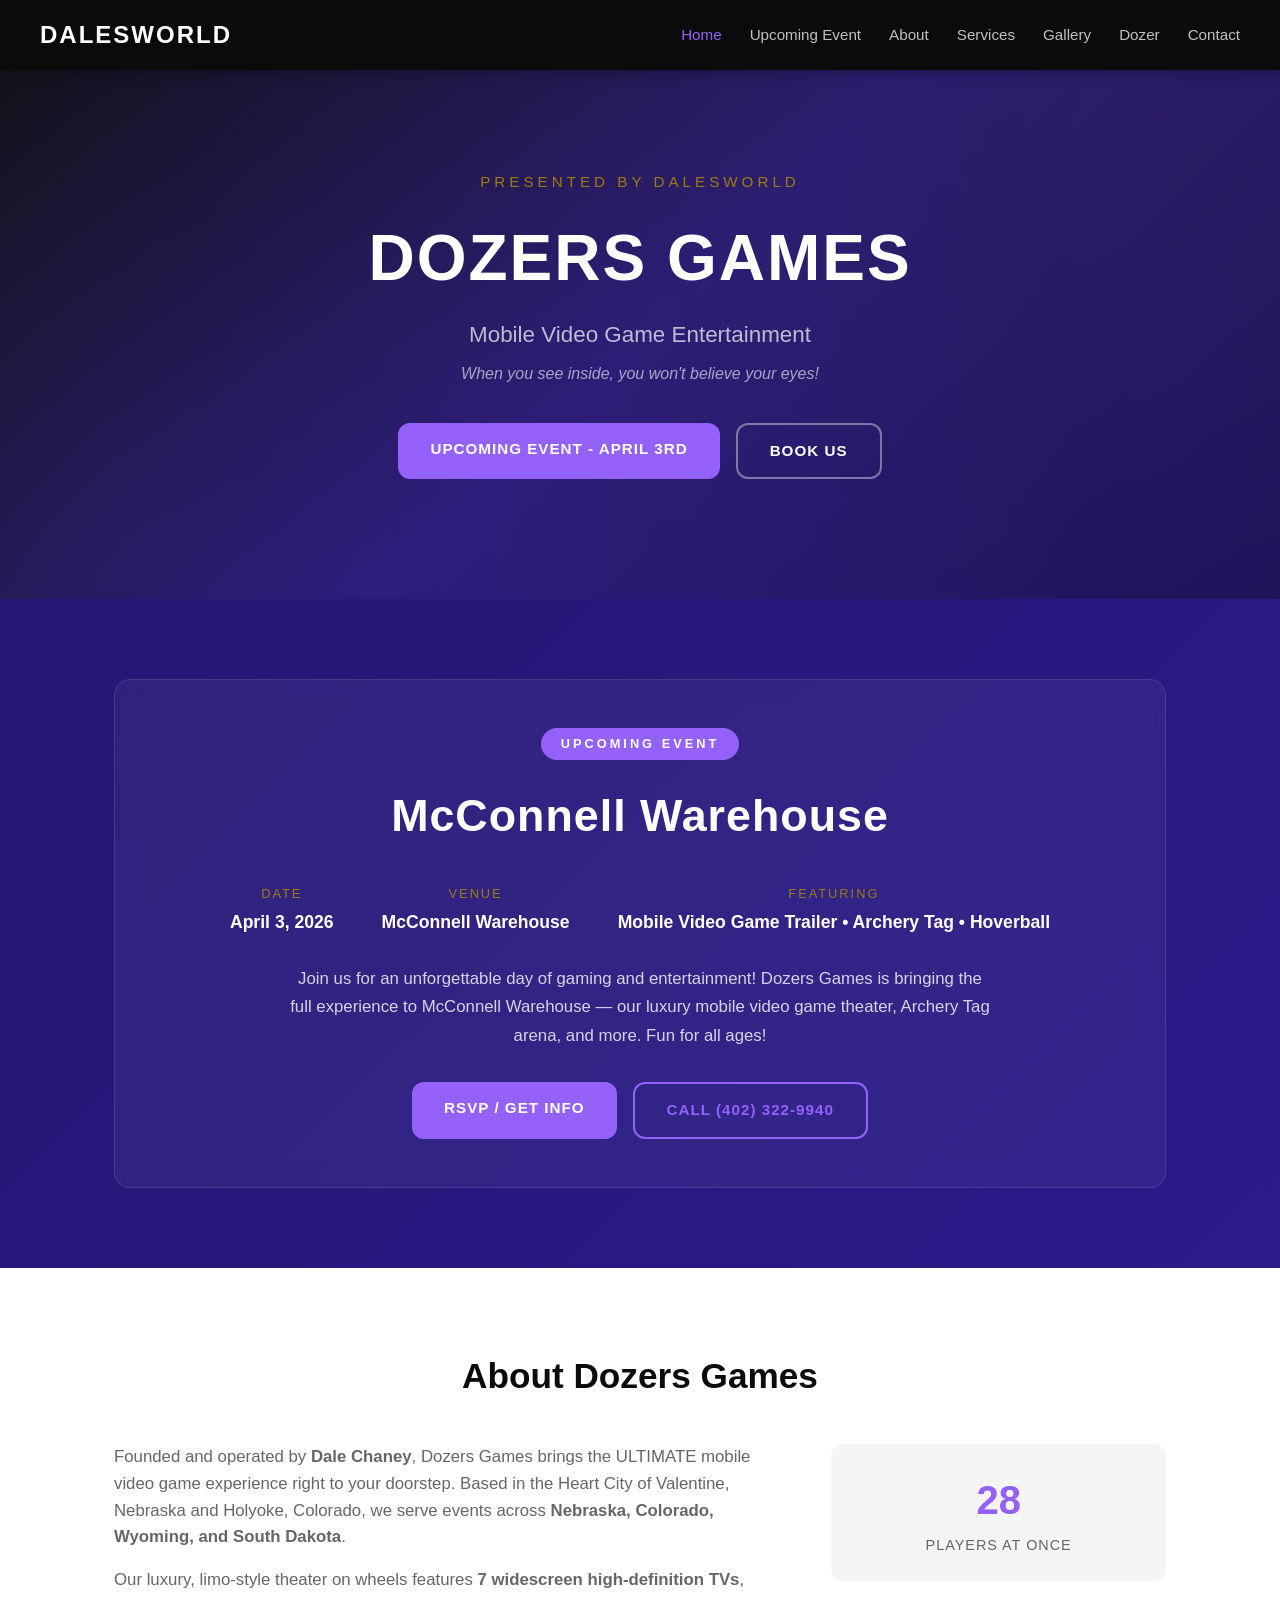
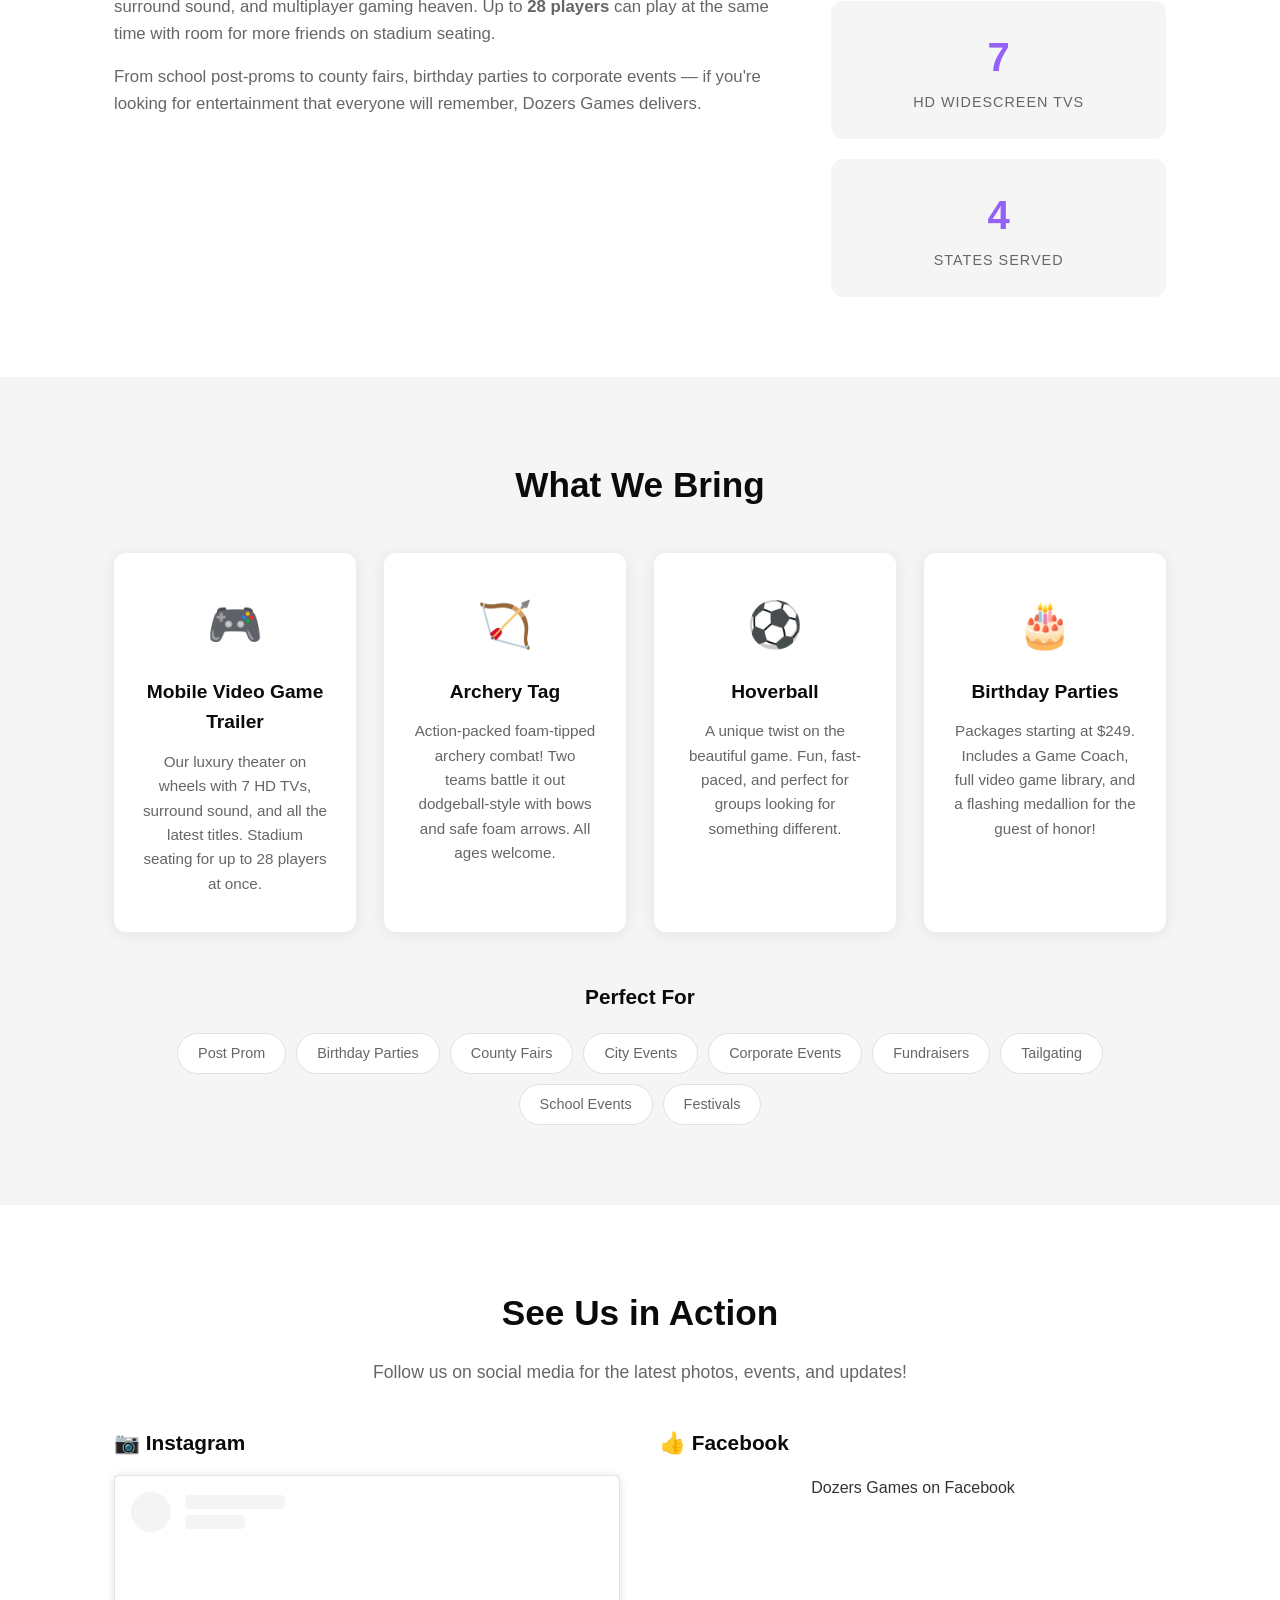
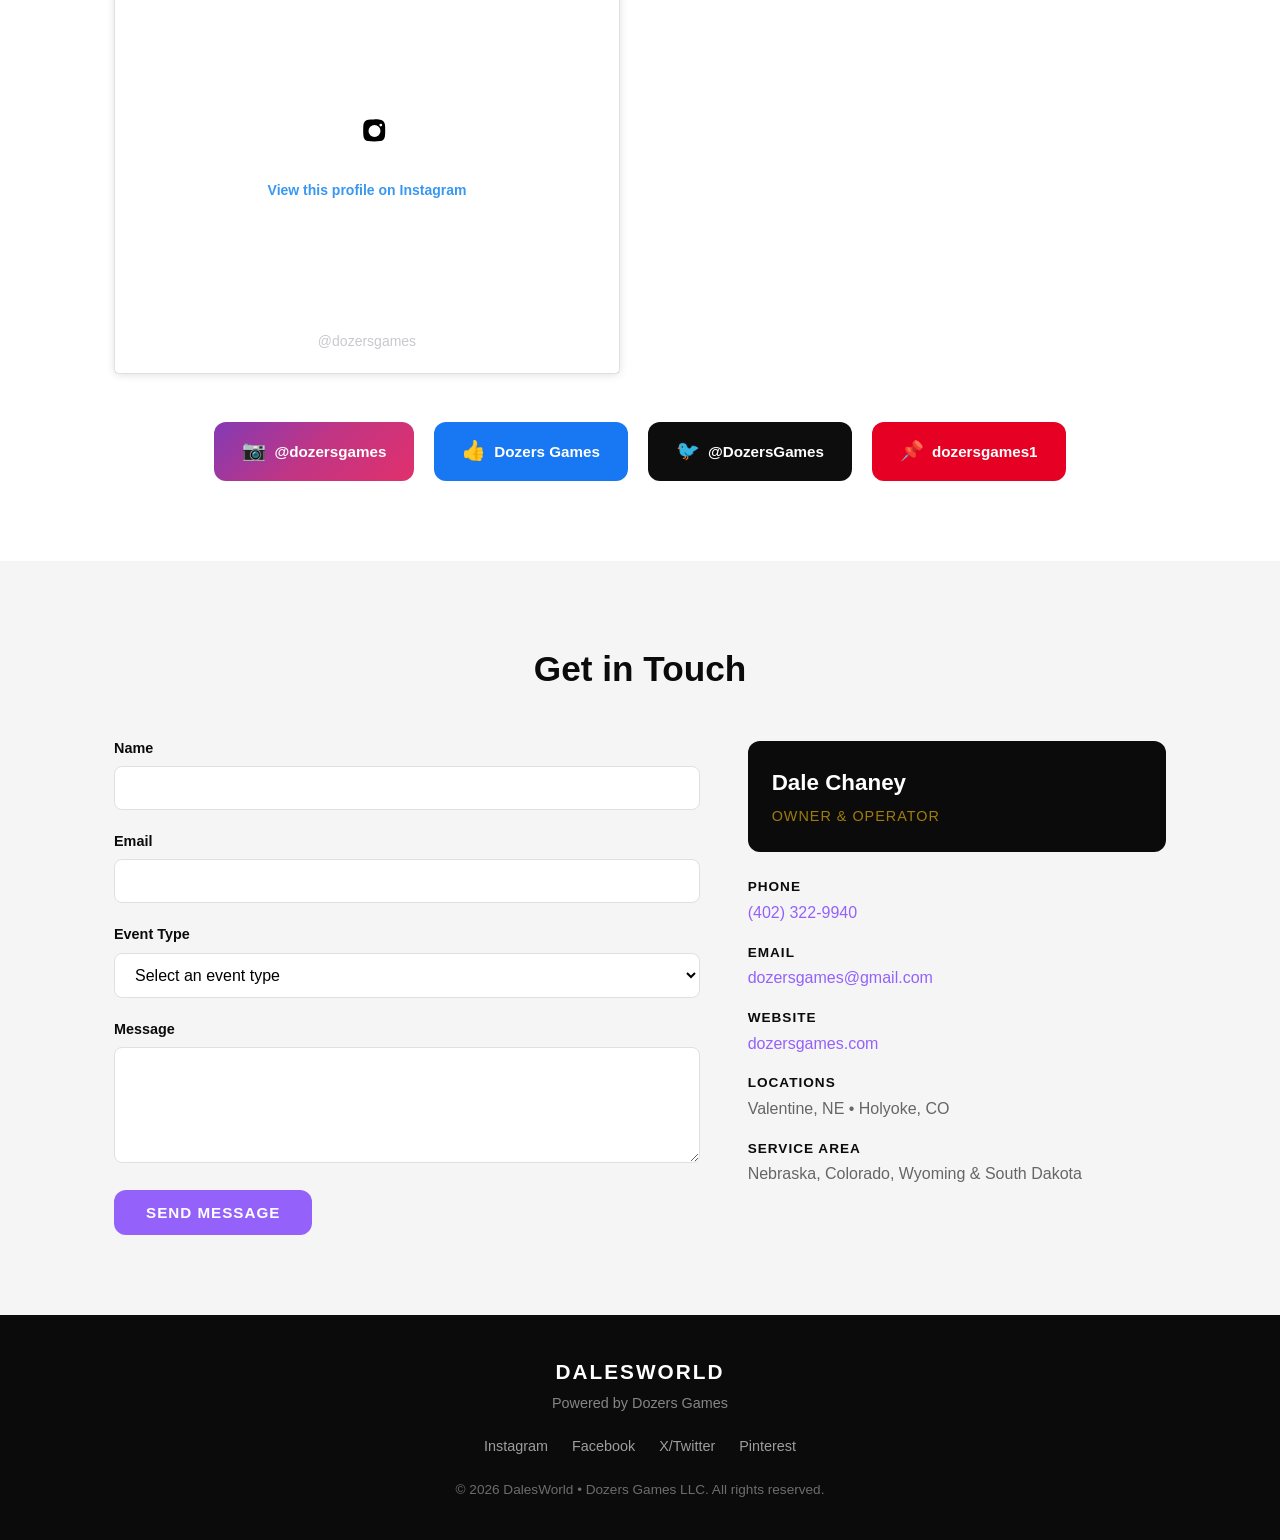
<file: index.html>
<!DOCTYPE html>
<html lang="en">
<head>
  <meta charset="UTF-8">
  <meta name="viewport" content="width=device-width, initial-scale=1.0">
  <title>DalesWorld | Dozers Games - Mobile Video Game Entertainment</title>
  <meta name="description" content="Dozers Games Mobile Video Game Trailer - The ULTIMATE gaming experience for events, parties, and fairs across Nebraska, Colorado, Wyoming & South Dakota.">
  <link rel="stylesheet" href="css/style.css">
</head>
<body>
  <header>
    <nav class="navbar">
      <a href="index.html" class="logo">DalesWorld</a>
      <button class="nav-toggle" aria-label="Toggle navigation">&#9776;</button>
      <ul class="nav-links">
        <li><a href="index.html" class="active">Home</a></li>
        <li><a href="#event">Upcoming Event</a></li>
        <li><a href="#about">About</a></li>
        <li><a href="#services">Services</a></li>
        <li><a href="#gallery">Gallery</a></li>
        <li><a href="dozer.html">Dozer</a></li>
        <li><a href="#contact">Contact</a></li>
      </ul>
    </nav>
  </header>

  <main>
    <!-- Hero -->
    <section class="hero">
      <div class="hero-content">
        <p class="hero-tagline">Presented by DalesWorld</p>
        <h1>Dozers Games</h1>
        <p class="hero-subtitle">Mobile Video Game Entertainment</p>
        <p>When you see inside, you won't believe your eyes!</p>
        <div class="hero-buttons">
          <a href="#event" class="btn btn-primary">Upcoming Event - April 3rd</a>
          <a href="#contact" class="btn btn-secondary">Book Us</a>
        </div>
      </div>
    </section>

    <!-- Event Banner -->
    <section class="event-banner" id="event">
      <div class="container">
        <div class="event-card">
          <div class="event-badge">UPCOMING EVENT</div>
          <h2>McConnell Warehouse</h2>
          <div class="event-details">
            <div class="event-detail">
              <span class="event-label">Date</span>
              <span class="event-value">April 3, 2026</span>
            </div>
            <div class="event-detail">
              <span class="event-label">Venue</span>
              <span class="event-value">McConnell Warehouse</span>
            </div>
            <div class="event-detail">
              <span class="event-label">Featuring</span>
              <span class="event-value">Mobile Video Game Trailer &bull; Archery Tag &bull; Hoverball</span>
            </div>
          </div>
          <p class="event-description">Join us for an unforgettable day of gaming and entertainment! Dozers Games is bringing the full experience to McConnell Warehouse &mdash; our luxury mobile video game theater, Archery Tag arena, and more. Fun for all ages!</p>
          <div class="event-cta">
            <a href="#contact" class="btn btn-primary">RSVP / Get Info</a>
            <a href="tel:+14023229940" class="btn btn-outline">Call (402) 322-9940</a>
          </div>
        </div>
      </div>
    </section>

    <!-- About -->
    <section class="about-section" id="about">
      <div class="container">
        <h2 class="section-title">About Dozers Games</h2>
        <div class="about-grid">
          <div class="about-text">
            <p>Founded and operated by <strong>Dale Chaney</strong>, Dozers Games brings the ULTIMATE mobile video game experience right to your doorstep. Based in the Heart City of Valentine, Nebraska and Holyoke, Colorado, we serve events across <strong>Nebraska, Colorado, Wyoming, and South Dakota</strong>.</p>
            <p>Our luxury, limo-style theater on wheels features <strong>7 widescreen high-definition TVs</strong>, surround sound, and multiplayer gaming heaven. Up to <strong>28 players</strong> can play at the same time with room for more friends on stadium seating.</p>
            <p>From school post-proms to county fairs, birthday parties to corporate events &mdash; if you're looking for entertainment that everyone will remember, Dozers Games delivers.</p>
          </div>
          <div class="about-stats">
            <div class="stat-card">
              <span class="stat-number">28</span>
              <span class="stat-label">Players at Once</span>
            </div>
            <div class="stat-card">
              <span class="stat-number">7</span>
              <span class="stat-label">HD Widescreen TVs</span>
            </div>
            <div class="stat-card">
              <span class="stat-number">4</span>
              <span class="stat-label">States Served</span>
            </div>
          </div>
        </div>
      </div>
    </section>

    <!-- Services -->
    <section class="services-section" id="services">
      <div class="container">
        <h2 class="section-title">What We Bring</h2>
        <div class="services-grid">
          <div class="service-card">
            <div class="service-icon">&#127918;</div>
            <h3>Mobile Video Game Trailer</h3>
            <p>Our luxury theater on wheels with 7 HD TVs, surround sound, and all the latest titles. Stadium seating for up to 28 players at once.</p>
          </div>
          <div class="service-card">
            <div class="service-icon">&#127993;</div>
            <h3>Archery Tag</h3>
            <p>Action-packed foam-tipped archery combat! Two teams battle it out dodgeball-style with bows and safe foam arrows. All ages welcome.</p>
          </div>
          <div class="service-card">
            <div class="service-icon">&#9917;</div>
            <h3>Hoverball</h3>
            <p>A unique twist on the beautiful game. Fun, fast-paced, and perfect for groups looking for something different.</p>
          </div>
          <div class="service-card">
            <div class="service-icon">&#127874;</div>
            <h3>Birthday Parties</h3>
            <p>Packages starting at $249. Includes a Game Coach, full video game library, and a flashing medallion for the guest of honor!</p>
          </div>
        </div>
        <div class="services-events">
          <h3>Perfect For</h3>
          <div class="event-tags">
            <span class="tag">Post Prom</span>
            <span class="tag">Birthday Parties</span>
            <span class="tag">County Fairs</span>
            <span class="tag">City Events</span>
            <span class="tag">Corporate Events</span>
            <span class="tag">Fundraisers</span>
            <span class="tag">Tailgating</span>
            <span class="tag">School Events</span>
            <span class="tag">Festivals</span>
          </div>
        </div>
      </div>
    </section>

    <!-- Gallery / Social Embeds -->
    <section class="gallery-section" id="gallery">
      <div class="container">
        <h2 class="section-title">See Us in Action</h2>
        <p class="section-subtitle">Follow us on social media for the latest photos, events, and updates!</p>

        <div class="social-embeds">
          <!-- Instagram Embed -->
          <div class="embed-block">
            <h3>&#128247; Instagram</h3>
            <div class="instagram-feed">
              <blockquote class="instagram-media" data-instgrm-permalink="https://www.instagram.com/dozersgames/" data-instgrm-version="14" style="background:#FFF; border:0; border-radius:3px; box-shadow:0 0 1px 0 rgba(0,0,0,0.5),0 1px 10px 0 rgba(0,0,0,0.15); margin: 1px; max-width:540px; min-width:326px; padding:0; width:99.375%; width:-webkit-calc(100% - 2px); width:calc(100% - 2px);">
                <div style="padding:16px;">
                  <a href="https://www.instagram.com/dozersgames/" style="background:#FFFFFF; line-height:0; padding:0 0; text-align:center; text-decoration:none; width:100%;" target="_blank" rel="noopener noreferrer">
                    <div style="display:flex; flex-direction:row; align-items:center;">
                      <div style="background-color:#F4F4F4; border-radius:50%; height:40px; margin-right:14px; width:40px;"></div>
                      <div style="display:flex; flex-direction:column; flex-grow:1; justify-content:center;">
                        <div style="background-color:#F4F4F4; border-radius:4px; height:14px; margin-bottom:6px; width:100px;"></div>
                        <div style="background-color:#F4F4F4; border-radius:4px; height:14px; width:60px;"></div>
                      </div>
                    </div>
                    <div style="padding:19% 0;"></div>
                    <div style="display:block; height:50px; margin:0 auto 12px; width:50px;">
                      <svg width="50px" height="50px" viewBox="0 0 60 60" xmlns="http://www.w3.org/2000/svg">
                        <g fill="none" fill-rule="evenodd">
                          <g fill="#000" transform="translate(-511 -20)">
                            <path d="M556.869 30.41c-2.027-.3-4.593-.362-7.236-.36-2.643.003-5.209.064-7.236.36-3.032.443-5.165 2.579-5.61 5.61-.3 2.027-.362 4.593-.36 7.237.003 2.643.064 5.21.36 7.236.443 3.032 2.579 5.165 5.61 5.61 2.027.3 4.593.362 7.236.36 2.643-.003 5.21-.064 7.236-.36 3.032-.443 5.165-2.579 5.61-5.61.3-2.027.362-4.593.36-7.236-.003-2.643-.064-5.21-.36-7.236-.443-3.032-2.579-5.165-5.61-5.61zm-6.868 6.39a7.2 7.2 0 110 14.4 7.2 7.2 0 010-14.4zm7.56-1.56a1.68 1.68 0 110 3.36 1.68 1.68 0 010-3.36z"/>
                          </g>
                        </g>
                      </svg>
                    </div>
                    <div style="padding-top:8px;">
                      <div style="color:#3897f0; font-family:Arial,sans-serif; font-size:14px; font-style:normal; font-weight:550; line-height:18px;">View this profile on Instagram</div>
                    </div>
                    <div style="padding:12.5% 0;"></div>
                  </a>
                  <p style="color:#c9c8cd; font-family:Arial,sans-serif; font-size:14px; line-height:17px; margin-bottom:0; margin-top:8px; overflow:hidden; padding:8px 0 7px; text-align:center; text-overflow:ellipsis; white-space:nowrap;">
                    <a href="https://www.instagram.com/dozersgames/" style="color:#c9c8cd; font-family:Arial,sans-serif; font-size:14px; font-style:normal; font-weight:normal; line-height:17px;" target="_blank" rel="noopener noreferrer">@dozersgames</a>
                  </p>
                </div>
              </blockquote>
            </div>
          </div>

          <!-- Facebook Embed -->
          <div class="embed-block">
            <h3>&#128077; Facebook</h3>
            <div class="facebook-feed">
              <div id="fb-root"></div>
              <div class="fb-page" data-href="https://www.facebook.com/dozersgames/" data-tabs="timeline,events" data-width="500" data-height="600" data-small-header="false" data-adapt-container-width="true" data-hide-cover="false" data-show-facepile="true">
                <blockquote cite="https://www.facebook.com/dozersgames/" class="fb-xfbml-parse-ignore">
                  <a href="https://www.facebook.com/dozersgames/">Dozers Games on Facebook</a>
                </blockquote>
              </div>
            </div>
          </div>
        </div>

        <!-- Social Links -->
        <div class="social-links">
          <a href="https://www.instagram.com/dozersgames/" target="_blank" rel="noopener noreferrer" class="social-link instagram">
            <span class="social-icon">&#128247;</span>
            <span>@dozersgames</span>
          </a>
          <a href="https://www.facebook.com/dozersgames/" target="_blank" rel="noopener noreferrer" class="social-link facebook">
            <span class="social-icon">&#128077;</span>
            <span>Dozers Games</span>
          </a>
          <a href="https://x.com/dozersgames" target="_blank" rel="noopener noreferrer" class="social-link twitter">
            <span class="social-icon">&#128038;</span>
            <span>@DozersGames</span>
          </a>
          <a href="https://www.pinterest.com/dozersgames1/" target="_blank" rel="noopener noreferrer" class="social-link pinterest">
            <span class="social-icon">&#128204;</span>
            <span>dozersgames1</span>
          </a>
        </div>
      </div>
    </section>

    <!-- Contact -->
    <section class="contact-section" id="contact">
      <div class="container">
        <h2 class="section-title">Get in Touch</h2>
        <div class="contact-grid">
          <form class="contact-form" id="contactForm">
            <div class="form-group">
              <label for="name">Name</label>
              <input type="text" id="name" name="name" required>
            </div>
            <div class="form-group">
              <label for="email">Email</label>
              <input type="email" id="email" name="email" required>
            </div>
            <div class="form-group">
              <label for="eventType">Event Type</label>
              <select id="eventType" name="eventType">
                <option value="">Select an event type</option>
                <option value="april3">April 3rd McConnell Warehouse Event</option>
                <option value="birthday">Birthday Party</option>
                <option value="school">School / Post Prom</option>
                <option value="corporate">Corporate Event</option>
                <option value="fair">Fair / Festival</option>
                <option value="other">Other</option>
              </select>
            </div>
            <div class="form-group">
              <label for="message">Message</label>
              <textarea id="message" name="message" rows="5" required></textarea>
            </div>
            <button type="submit" class="btn btn-primary">Send Message</button>
          </form>

          <div class="contact-info">
            <div class="info-card">
              <h3>Dale Chaney</h3>
              <p class="info-role">Owner &amp; Operator</p>
            </div>
            <div class="info-item">
              <strong>Phone</strong>
              <p><a href="tel:+14023229940">(402) 322-9940</a></p>
            </div>
            <div class="info-item">
              <strong>Email</strong>
              <p><a href="mailto:dozersgames@gmail.com">dozersgames@gmail.com</a></p>
            </div>
            <div class="info-item">
              <strong>Website</strong>
              <p><a href="https://www.dozersgames.com" target="_blank" rel="noopener noreferrer">dozersgames.com</a></p>
            </div>
            <div class="info-item">
              <strong>Locations</strong>
              <p>Valentine, NE &bull; Holyoke, CO</p>
            </div>
            <div class="info-item">
              <strong>Service Area</strong>
              <p>Nebraska, Colorado, Wyoming &amp; South Dakota</p>
            </div>
          </div>
        </div>
      </div>
    </section>
  </main>

  <footer>
    <div class="container">
      <div class="footer-content">
        <div class="footer-brand">
          <span class="footer-logo">DalesWorld</span>
          <p>Powered by Dozers Games</p>
        </div>
        <div class="footer-social">
          <a href="https://www.instagram.com/dozersgames/" target="_blank" rel="noopener noreferrer">Instagram</a>
          <a href="https://www.facebook.com/dozersgames/" target="_blank" rel="noopener noreferrer">Facebook</a>
          <a href="https://x.com/dozersgames" target="_blank" rel="noopener noreferrer">X/Twitter</a>
          <a href="https://www.pinterest.com/dozersgames1/" target="_blank" rel="noopener noreferrer">Pinterest</a>
        </div>
        <p class="footer-copy">&copy; 2026 DalesWorld &bull; Dozers Games LLC. All rights reserved.</p>
      </div>
    </div>
  </footer>

  <!-- Facebook SDK -->
  <script async defer crossorigin="anonymous" src="https://connect.facebook.net/en_US/sdk.js#xfbml=1&version=v18.0" nonce="abc123"></script>
  <!-- Instagram Embed Script -->
  <script async src="//www.instagram.com/embed.js"></script>
  <script src="js/main.js"></script>
</body>
</html>
</file>
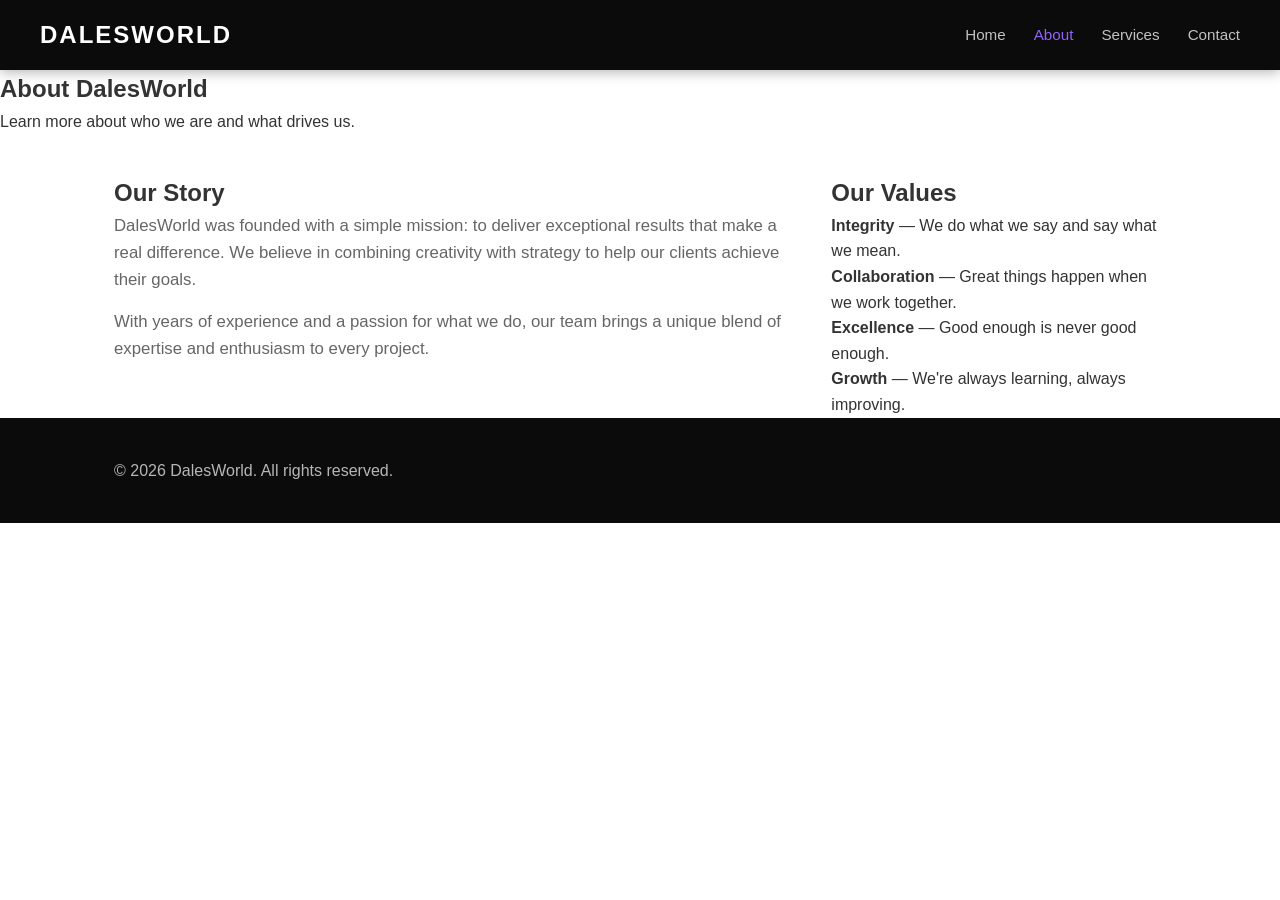
<file: about.html>
<!DOCTYPE html>
<html lang="en">
<head>
  <meta charset="UTF-8">
  <meta name="viewport" content="width=device-width, initial-scale=1.0">
  <title>About - DalesWorld</title>
  <link rel="stylesheet" href="css/style.css">
</head>
<body>
  <header>
    <nav class="navbar">
      <a href="index.html" class="logo">DalesWorld</a>
      <button class="nav-toggle" aria-label="Toggle navigation">&#9776;</button>
      <ul class="nav-links">
        <li><a href="index.html">Home</a></li>
        <li><a href="about.html" class="active">About</a></li>
        <li><a href="services.html">Services</a></li>
        <li><a href="contact.html">Contact</a></li>
      </ul>
    </nav>
  </header>

  <main>
    <section class="page-header">
      <h1>About DalesWorld</h1>
      <p>Learn more about who we are and what drives us.</p>
    </section>

    <section class="about-content">
      <div class="container">
        <div class="about-grid">
          <div class="about-text">
            <h2>Our Story</h2>
            <p>DalesWorld was founded with a simple mission: to deliver exceptional results that make a real difference. We believe in combining creativity with strategy to help our clients achieve their goals.</p>
            <p>With years of experience and a passion for what we do, our team brings a unique blend of expertise and enthusiasm to every project.</p>
          </div>
          <div class="about-values">
            <h2>Our Values</h2>
            <ul class="values-list">
              <li><strong>Integrity</strong> &mdash; We do what we say and say what we mean.</li>
              <li><strong>Collaboration</strong> &mdash; Great things happen when we work together.</li>
              <li><strong>Excellence</strong> &mdash; Good enough is never good enough.</li>
              <li><strong>Growth</strong> &mdash; We're always learning, always improving.</li>
            </ul>
          </div>
        </div>
      </div>
    </section>
  </main>

  <footer>
    <div class="container">
      <p>&copy; 2026 DalesWorld. All rights reserved.</p>
    </div>
  </footer>

  <script src="js/main.js"></script>
</body>
</html>
</file>
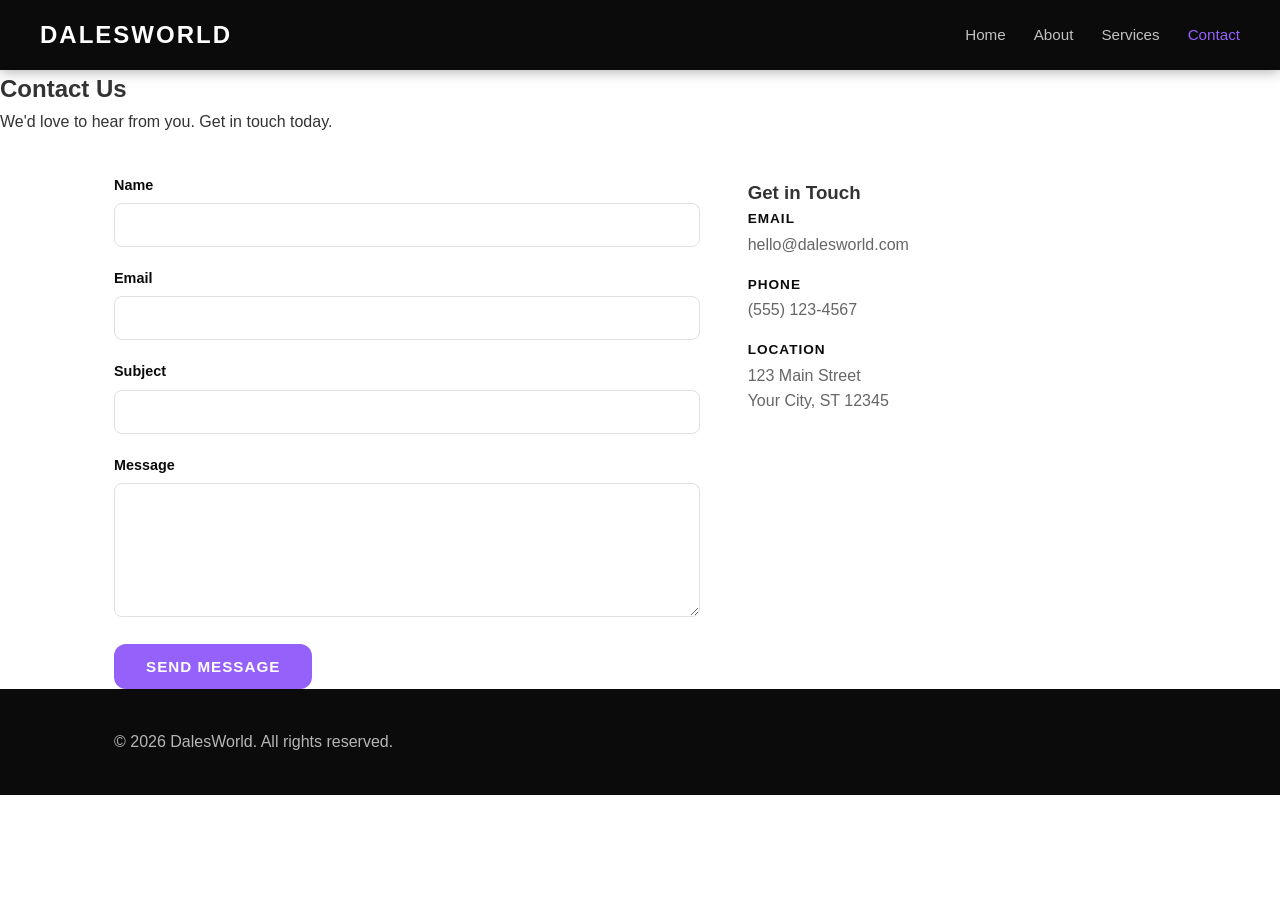
<file: contact.html>
<!DOCTYPE html>
<html lang="en">
<head>
  <meta charset="UTF-8">
  <meta name="viewport" content="width=device-width, initial-scale=1.0">
  <title>Contact - DalesWorld</title>
  <link rel="stylesheet" href="css/style.css">
</head>
<body>
  <header>
    <nav class="navbar">
      <a href="index.html" class="logo">DalesWorld</a>
      <button class="nav-toggle" aria-label="Toggle navigation">&#9776;</button>
      <ul class="nav-links">
        <li><a href="index.html">Home</a></li>
        <li><a href="about.html">About</a></li>
        <li><a href="services.html">Services</a></li>
        <li><a href="contact.html" class="active">Contact</a></li>
      </ul>
    </nav>
  </header>

  <main>
    <section class="page-header">
      <h1>Contact Us</h1>
      <p>We'd love to hear from you. Get in touch today.</p>
    </section>

    <section class="contact-content">
      <div class="container">
        <div class="contact-grid">
          <form class="contact-form" id="contactForm">
            <div class="form-group">
              <label for="name">Name</label>
              <input type="text" id="name" name="name" required>
            </div>
            <div class="form-group">
              <label for="email">Email</label>
              <input type="email" id="email" name="email" required>
            </div>
            <div class="form-group">
              <label for="subject">Subject</label>
              <input type="text" id="subject" name="subject" required>
            </div>
            <div class="form-group">
              <label for="message">Message</label>
              <textarea id="message" name="message" rows="6" required></textarea>
            </div>
            <button type="submit" class="btn btn-primary">Send Message</button>
          </form>

          <div class="contact-info">
            <h3>Get in Touch</h3>
            <div class="info-item">
              <strong>Email</strong>
              <p>hello@dalesworld.com</p>
            </div>
            <div class="info-item">
              <strong>Phone</strong>
              <p>(555) 123-4567</p>
            </div>
            <div class="info-item">
              <strong>Location</strong>
              <p>123 Main Street<br>Your City, ST 12345</p>
            </div>
          </div>
        </div>
      </div>
    </section>
  </main>

  <footer>
    <div class="container">
      <p>&copy; 2026 DalesWorld. All rights reserved.</p>
    </div>
  </footer>

  <script src="js/main.js"></script>
</body>
</html>
</file>
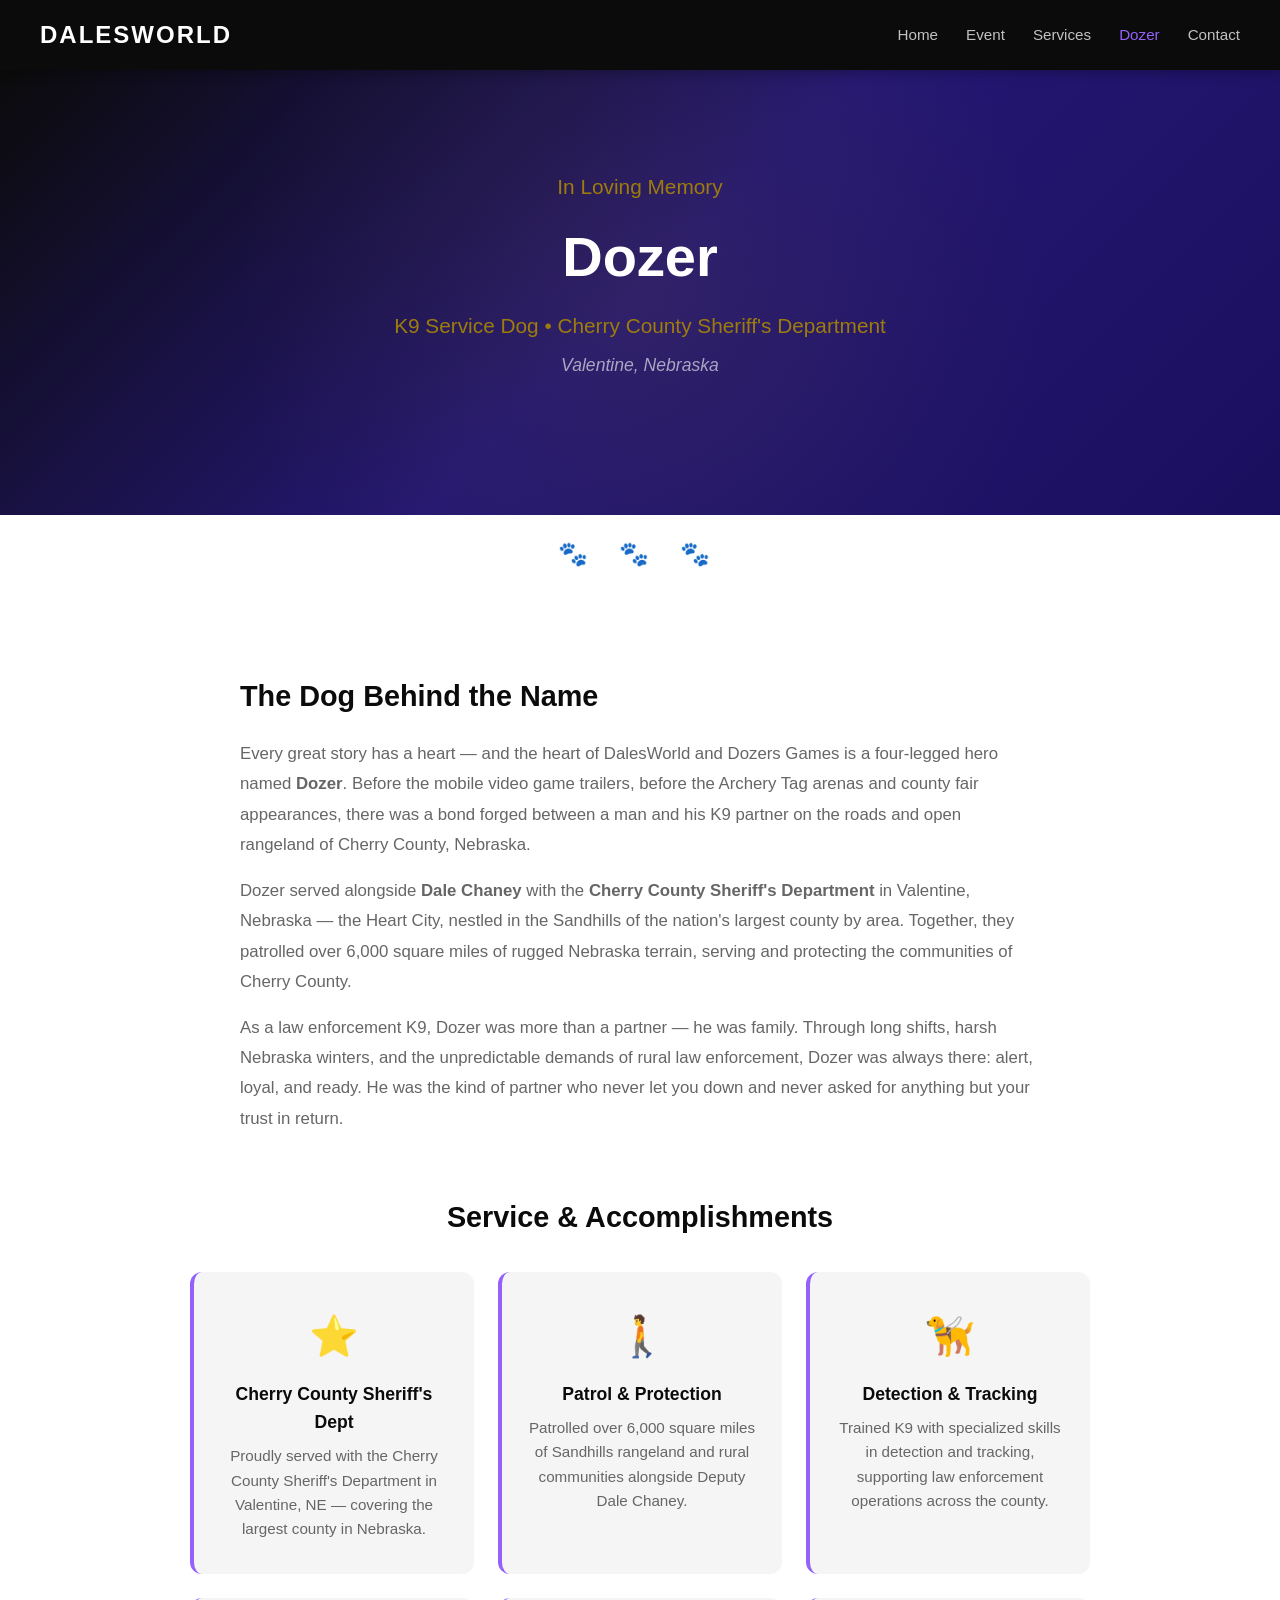
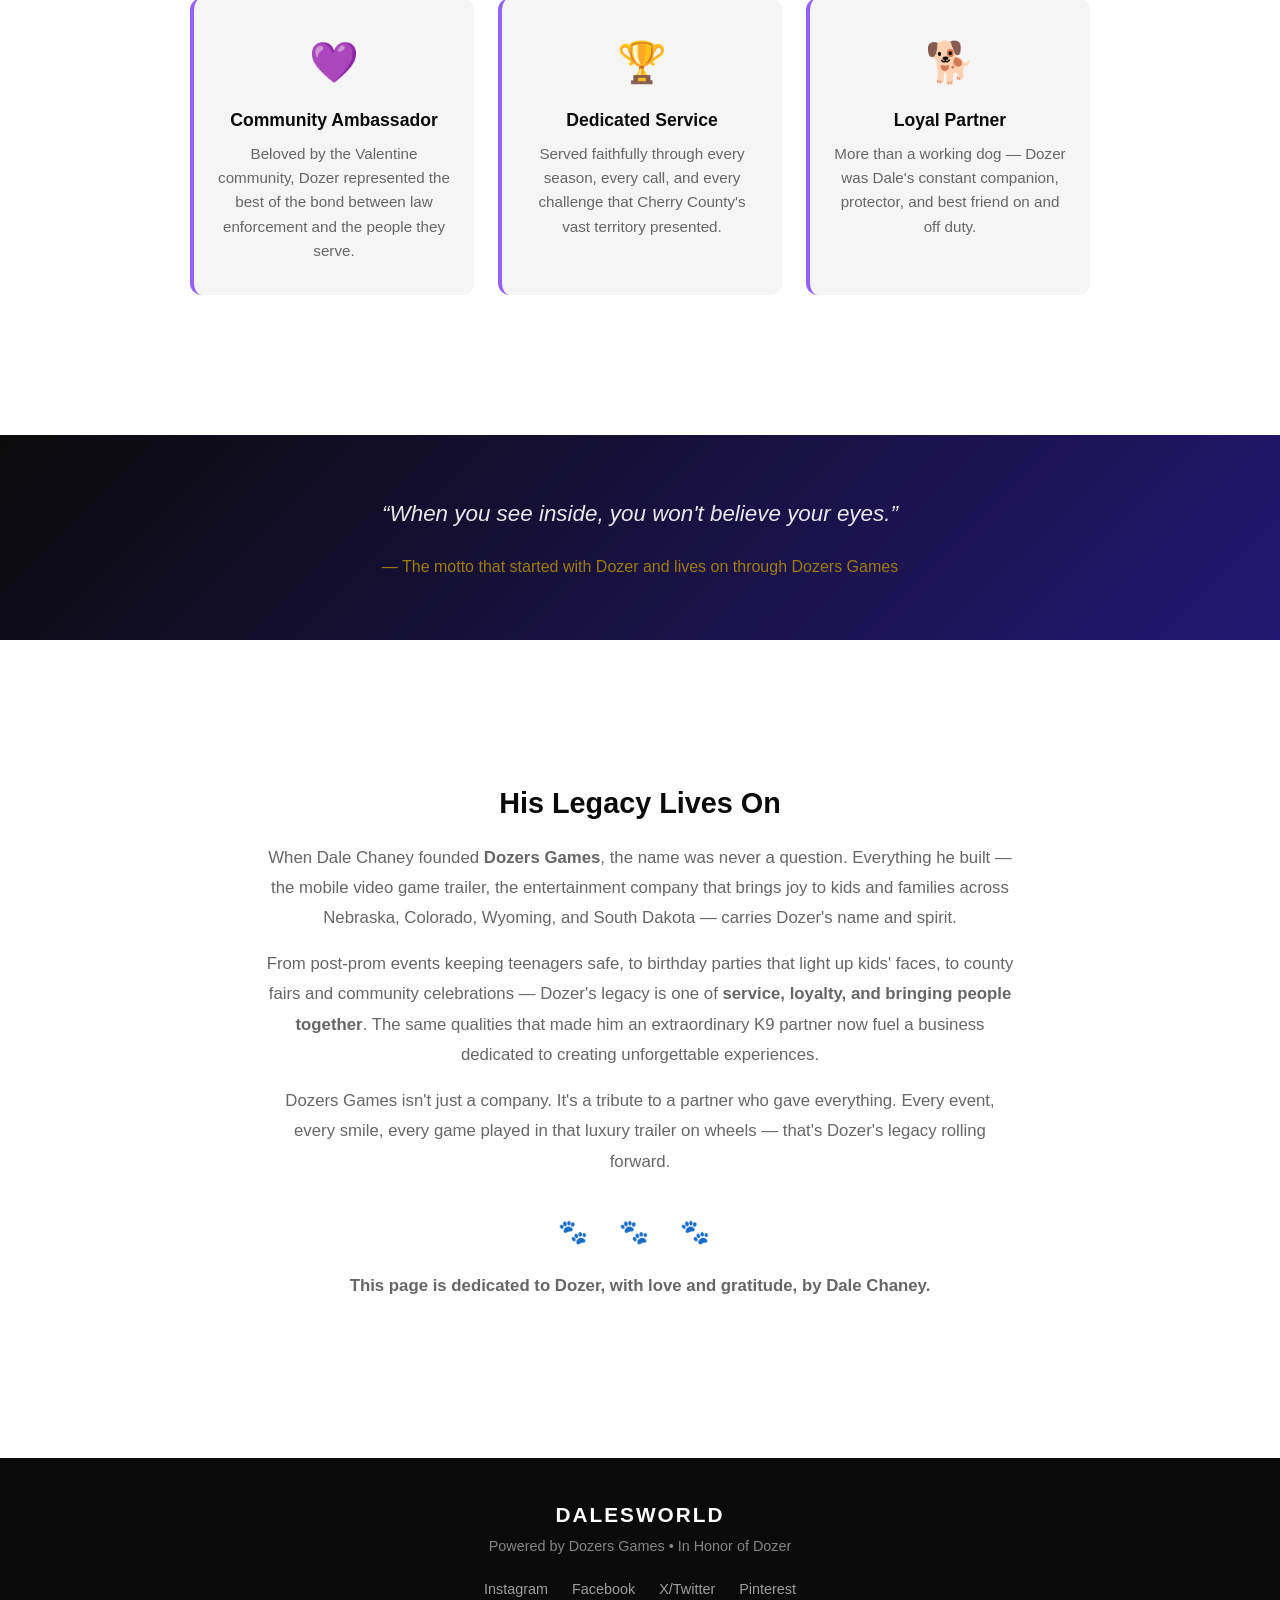
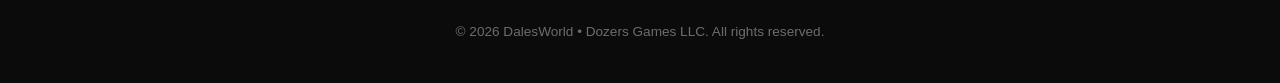
<file: dozer.html>
<!DOCTYPE html>
<html lang="en">
<head>
  <meta charset="UTF-8">
  <meta name="viewport" content="width=device-width, initial-scale=1.0">
  <title>In Honor of Dozer | DalesWorld</title>
  <meta name="description" content="A tribute to Dozer — K9 service dog and partner to Dale Chaney at the Cherry County Nebraska Sheriff's Department. The heart and soul behind Dozers Games.">
  <link rel="stylesheet" href="css/style.css">
</head>
<body>
  <header>
    <nav class="navbar">
      <a href="index.html" class="logo">DalesWorld</a>
      <button class="nav-toggle" aria-label="Toggle navigation">&#9776;</button>
      <ul class="nav-links">
        <li><a href="index.html">Home</a></li>
        <li><a href="index.html#event">Event</a></li>
        <li><a href="index.html#services">Services</a></li>
        <li><a href="dozer.html" class="active">Dozer</a></li>
        <li><a href="index.html#contact">Contact</a></li>
      </ul>
    </nav>
  </header>

  <main>
    <!-- Tribute Hero -->
    <section class="tribute-hero">
      <div class="hero-content">
        <p class="subtitle">In Loving Memory</p>
        <h1>Dozer</h1>
        <p class="subtitle">K9 Service Dog &bull; Cherry County Sheriff's Department</p>
        <p class="years">Valentine, Nebraska</p>
      </div>
    </section>

    <div class="paw-divider">&#128062; &#128062; &#128062;</div>

    <!-- Story -->
    <section class="tribute-content">
      <div class="tribute-story">
        <h2>The Dog Behind the Name</h2>
        <p>Every great story has a heart — and the heart of DalesWorld and Dozers Games is a four-legged hero named <strong>Dozer</strong>. Before the mobile video game trailers, before the Archery Tag arenas and county fair appearances, there was a bond forged between a man and his K9 partner on the roads and open rangeland of Cherry County, Nebraska.</p>
        <p>Dozer served alongside <strong>Dale Chaney</strong> with the <strong>Cherry County Sheriff's Department</strong> in Valentine, Nebraska — the Heart City, nestled in the Sandhills of the nation's largest county by area. Together, they patrolled over 6,000 square miles of rugged Nebraska terrain, serving and protecting the communities of Cherry County.</p>
        <p>As a law enforcement K9, Dozer was more than a partner — he was family. Through long shifts, harsh Nebraska winters, and the unpredictable demands of rural law enforcement, Dozer was always there: alert, loyal, and ready. He was the kind of partner who never let you down and never asked for anything but your trust in return.</p>
      </div>

      <!-- Highlights -->
      <div class="tribute-highlights">
        <h2>Service &amp; Accomplishments</h2>
        <div class="highlights-grid">
          <div class="highlight-card">
            <div class="highlight-icon">&#11088;</div>
            <h3>Cherry County Sheriff's Dept</h3>
            <p>Proudly served with the Cherry County Sheriff's Department in Valentine, NE — covering the largest county in Nebraska.</p>
          </div>
          <div class="highlight-card">
            <div class="highlight-icon">&#128694;</div>
            <h3>Patrol &amp; Protection</h3>
            <p>Patrolled over 6,000 square miles of Sandhills rangeland and rural communities alongside Deputy Dale Chaney.</p>
          </div>
          <div class="highlight-card">
            <div class="highlight-icon">&#129454;</div>
            <h3>Detection &amp; Tracking</h3>
            <p>Trained K9 with specialized skills in detection and tracking, supporting law enforcement operations across the county.</p>
          </div>
          <div class="highlight-card">
            <div class="highlight-icon">&#128156;</div>
            <h3>Community Ambassador</h3>
            <p>Beloved by the Valentine community, Dozer represented the best of the bond between law enforcement and the people they serve.</p>
          </div>
          <div class="highlight-card">
            <div class="highlight-icon">&#127942;</div>
            <h3>Dedicated Service</h3>
            <p>Served faithfully through every season, every call, and every challenge that Cherry County's vast territory presented.</p>
          </div>
          <div class="highlight-card">
            <div class="highlight-icon">&#128021;</div>
            <h3>Loyal Partner</h3>
            <p>More than a working dog — Dozer was Dale's constant companion, protector, and best friend on and off duty.</p>
          </div>
        </div>
      </div>
    </section>

    <!-- Quote -->
    <section class="tribute-quote">
      <blockquote>
        &ldquo;When you see inside, you won't believe your eyes.&rdquo;
        <cite>&mdash; The motto that started with Dozer and lives on through Dozers Games</cite>
      </blockquote>
    </section>

    <!-- Legacy -->
    <section class="tribute-content">
      <div class="tribute-legacy">
        <h2>His Legacy Lives On</h2>
        <p>When Dale Chaney founded <strong>Dozers Games</strong>, the name was never a question. Everything he built — the mobile video game trailer, the entertainment company that brings joy to kids and families across Nebraska, Colorado, Wyoming, and South Dakota — carries Dozer's name and spirit.</p>
        <p>From post-prom events keeping teenagers safe, to birthday parties that light up kids' faces, to county fairs and community celebrations — Dozer's legacy is one of <strong>service, loyalty, and bringing people together</strong>. The same qualities that made him an extraordinary K9 partner now fuel a business dedicated to creating unforgettable experiences.</p>
        <p>Dozers Games isn't just a company. It's a tribute to a partner who gave everything. Every event, every smile, every game played in that luxury trailer on wheels — that's Dozer's legacy rolling forward.</p>
        <div class="paw-divider">&#128062; &#128062; &#128062;</div>
        <p><strong>This page is dedicated to Dozer, with love and gratitude, by Dale Chaney.</strong></p>
      </div>
    </section>
  </main>

  <footer>
    <div class="container">
      <div class="footer-content">
        <div class="footer-brand">
          <span class="footer-logo">DalesWorld</span>
          <p>Powered by Dozers Games &bull; In Honor of Dozer</p>
        </div>
        <div class="footer-social">
          <a href="https://www.instagram.com/dozersgames/" target="_blank" rel="noopener noreferrer">Instagram</a>
          <a href="https://www.facebook.com/dozersgames/" target="_blank" rel="noopener noreferrer">Facebook</a>
          <a href="https://x.com/dozersgames" target="_blank" rel="noopener noreferrer">X/Twitter</a>
          <a href="https://www.pinterest.com/dozersgames1/" target="_blank" rel="noopener noreferrer">Pinterest</a>
        </div>
        <p class="footer-copy">&copy; 2026 DalesWorld &bull; Dozers Games LLC. All rights reserved.</p>
      </div>
    </div>
  </footer>

  <script src="js/main.js"></script>
</body>
</html>
</file>
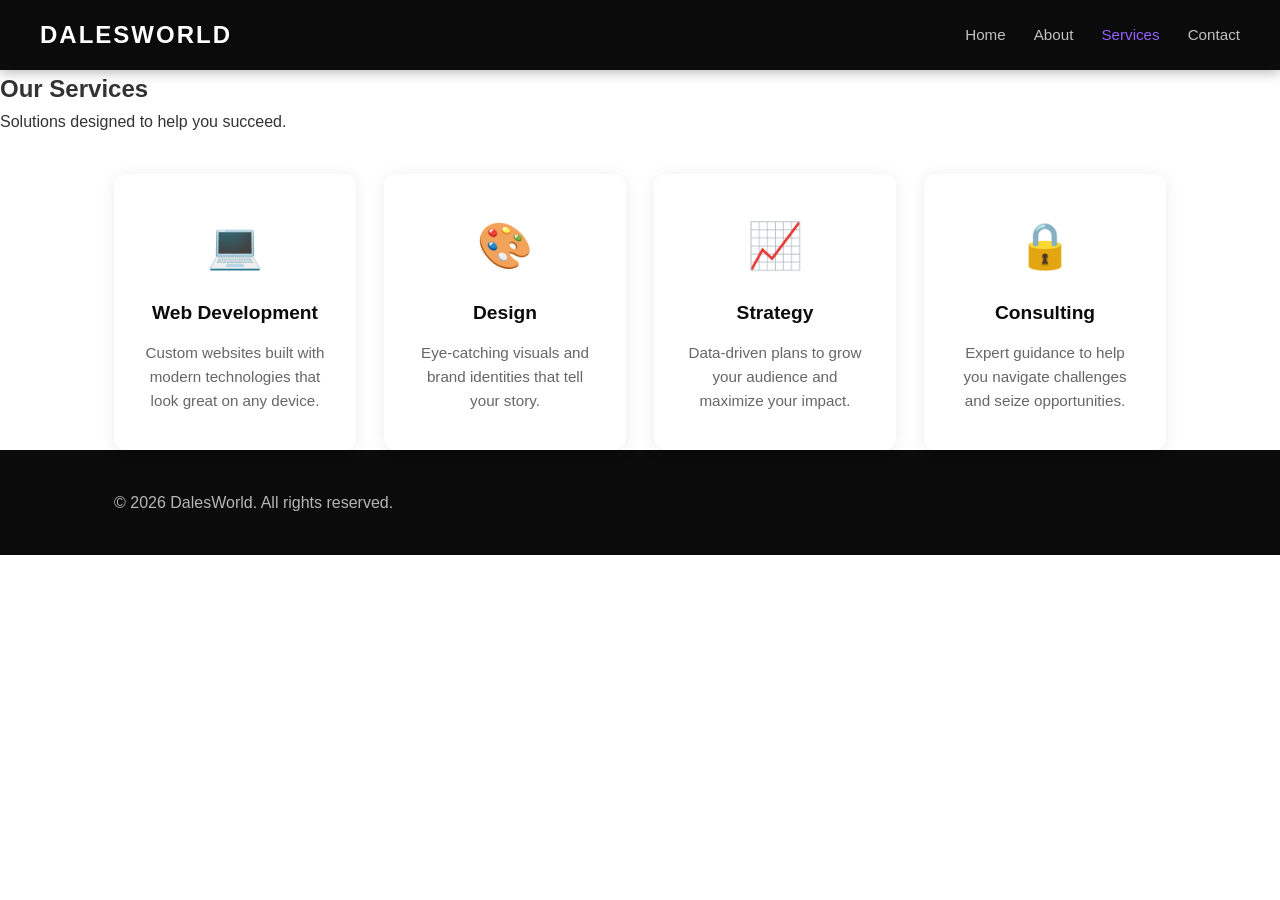
<file: services.html>
<!DOCTYPE html>
<html lang="en">
<head>
  <meta charset="UTF-8">
  <meta name="viewport" content="width=device-width, initial-scale=1.0">
  <title>Services - DalesWorld</title>
  <link rel="stylesheet" href="css/style.css">
</head>
<body>
  <header>
    <nav class="navbar">
      <a href="index.html" class="logo">DalesWorld</a>
      <button class="nav-toggle" aria-label="Toggle navigation">&#9776;</button>
      <ul class="nav-links">
        <li><a href="index.html">Home</a></li>
        <li><a href="about.html">About</a></li>
        <li><a href="services.html" class="active">Services</a></li>
        <li><a href="contact.html">Contact</a></li>
      </ul>
    </nav>
  </header>

  <main>
    <section class="page-header">
      <h1>Our Services</h1>
      <p>Solutions designed to help you succeed.</p>
    </section>

    <section class="services-content">
      <div class="container">
        <div class="services-grid">
          <div class="service-card">
            <div class="service-icon">&#128187;</div>
            <h3>Web Development</h3>
            <p>Custom websites built with modern technologies that look great on any device.</p>
          </div>
          <div class="service-card">
            <div class="service-icon">&#127912;</div>
            <h3>Design</h3>
            <p>Eye-catching visuals and brand identities that tell your story.</p>
          </div>
          <div class="service-card">
            <div class="service-icon">&#128200;</div>
            <h3>Strategy</h3>
            <p>Data-driven plans to grow your audience and maximize your impact.</p>
          </div>
          <div class="service-card">
            <div class="service-icon">&#128274;</div>
            <h3>Consulting</h3>
            <p>Expert guidance to help you navigate challenges and seize opportunities.</p>
          </div>
        </div>
      </div>
    </section>
  </main>

  <footer>
    <div class="container">
      <p>&copy; 2026 DalesWorld. All rights reserved.</p>
    </div>
  </footer>

  <script src="js/main.js"></script>
</body>
</html>
</file>
<file: css/style.css>
/* === Reset & Base === */
*,
*::before,
*::after {
  margin: 0;
  padding: 0;
  box-sizing: border-box;
}

:root {
  --color-primary: #0b0b0b;
  --color-secondary: #241773;
  --color-accent: #9461fb;
  --color-accent-hover: #7a4de0;
  --color-gold: #9e7c0c;
  --color-light: #f5f5f5;
  --color-white: #ffffff;
  --color-text: #333333;
  --color-text-light: #666666;
  --color-border: #e0e0e0;
  --font-main: 'Segoe UI', Tahoma, Geneva, Verdana, sans-serif;
  --shadow: 0 2px 16px rgba(0, 0, 0, 0.08);
  --shadow-hover: 0 8px 32px rgba(0, 0, 0, 0.15);
  --radius: 12px;
  --transition: 0.3s ease;
}

html {
  scroll-behavior: smooth;
}

body {
  font-family: var(--font-main);
  color: var(--color-text);
  line-height: 1.6;
  background: var(--color-white);
}

.container {
  max-width: 1100px;
  margin: 0 auto;
  padding: 0 24px;
}

a {
  text-decoration: none;
  color: inherit;
}

ul {
  list-style: none;
}

img {
  max-width: 100%;
  display: block;
}

/* === Section Titles === */
.section-title {
  text-align: center;
  font-size: 2.2rem;
  margin-bottom: 16px;
  color: var(--color-primary);
}

.section-subtitle {
  text-align: center;
  color: var(--color-text-light);
  font-size: 1.1rem;
  margin-bottom: 40px;
}

/* === Navbar === */
.navbar {
  display: flex;
  justify-content: space-between;
  align-items: center;
  padding: 16px 40px;
  background: var(--color-primary);
  position: sticky;
  top: 0;
  z-index: 100;
  box-shadow: 0 2px 12px rgba(0, 0, 0, 0.3);
}

.logo {
  font-size: 1.5rem;
  font-weight: 800;
  color: var(--color-white);
  letter-spacing: 2px;
  text-transform: uppercase;
}

.nav-links {
  display: flex;
  gap: 28px;
}

.nav-links a {
  color: rgba(255, 255, 255, 0.75);
  font-weight: 500;
  font-size: 0.95rem;
  transition: color var(--transition);
}

.nav-links a:hover,
.nav-links a.active {
  color: var(--color-accent);
}

.nav-toggle {
  display: none;
  background: none;
  border: none;
  color: var(--color-white);
  font-size: 1.5rem;
  cursor: pointer;
}

/* === Hero === */
.hero {
  background: linear-gradient(135deg, #0d0d0d 0%, #241773 50%, #1a0f5e 100%);
  color: var(--color-white);
  text-align: center;
  padding: 100px 24px 120px;
  position: relative;
  overflow: hidden;
}

.hero::before {
  content: '';
  position: absolute;
  top: -50%;
  left: -50%;
  width: 200%;
  height: 200%;
  background: radial-gradient(circle at 30% 70%, rgba(148, 97, 251, 0.1) 0%, transparent 50%),
              radial-gradient(circle at 70% 30%, rgba(158, 124, 12, 0.08) 0%, transparent 50%);
  animation: heroGlow 8s ease-in-out infinite alternate;
}

@keyframes heroGlow {
  from { transform: rotate(0deg); }
  to { transform: rotate(10deg); }
}

.hero-content {
  position: relative;
  z-index: 1;
}

.hero-tagline {
  font-size: 0.95rem;
  text-transform: uppercase;
  letter-spacing: 4px;
  color: var(--color-gold);
  margin-bottom: 12px;
}

.hero h1 {
  font-size: 4rem;
  font-weight: 800;
  margin-bottom: 8px;
  letter-spacing: 2px;
  text-transform: uppercase;
}

.hero-subtitle {
  font-size: 1.4rem;
  color: rgba(255, 255, 255, 0.7);
  margin-bottom: 8px;
}

.hero-content > p:last-of-type {
  font-style: italic;
  color: rgba(255, 255, 255, 0.6);
  margin-bottom: 36px;
}

.hero-buttons {
  display: flex;
  gap: 16px;
  justify-content: center;
  flex-wrap: wrap;
}

/* === Buttons === */
.btn {
  display: inline-block;
  padding: 14px 32px;
  border-radius: var(--radius);
  font-weight: 700;
  font-size: 0.95rem;
  transition: all var(--transition);
  cursor: pointer;
  border: none;
  text-transform: uppercase;
  letter-spacing: 1px;
}

.btn-primary {
  background: var(--color-accent);
  color: var(--color-white);
}

.btn-primary:hover {
  background: var(--color-accent-hover);
  transform: translateY(-2px);
  box-shadow: 0 4px 20px rgba(148, 97, 251, 0.4);
}

.btn-secondary {
  background: transparent;
  color: var(--color-white);
  border: 2px solid rgba(255, 255, 255, 0.4);
}

.btn-secondary:hover {
  border-color: var(--color-white);
  background: rgba(255, 255, 255, 0.1);
  transform: translateY(-2px);
}

.btn-outline {
  background: transparent;
  color: var(--color-accent);
  border: 2px solid var(--color-accent);
}

.btn-outline:hover {
  background: var(--color-accent);
  color: var(--color-white);
  transform: translateY(-2px);
}

/* === Event Banner === */
.event-banner {
  background: linear-gradient(135deg, #241773 0%, #2b1a8a 100%);
  padding: 80px 24px;
}

.event-card {
  background: rgba(255, 255, 255, 0.05);
  border: 1px solid rgba(255, 255, 255, 0.1);
  border-radius: 16px;
  padding: 48px;
  text-align: center;
  color: var(--color-white);
  position: relative;
  backdrop-filter: blur(10px);
}

.event-badge {
  display: inline-block;
  background: var(--color-accent);
  color: var(--color-white);
  padding: 6px 20px;
  border-radius: 50px;
  font-size: 0.8rem;
  font-weight: 700;
  letter-spacing: 3px;
  text-transform: uppercase;
  margin-bottom: 20px;
}

.event-card h2 {
  font-size: 2.8rem;
  font-weight: 800;
  margin-bottom: 32px;
  letter-spacing: 1px;
}

.event-details {
  display: flex;
  justify-content: center;
  gap: 48px;
  margin-bottom: 28px;
  flex-wrap: wrap;
}

.event-detail {
  display: flex;
  flex-direction: column;
  gap: 4px;
}

.event-label {
  font-size: 0.8rem;
  text-transform: uppercase;
  letter-spacing: 2px;
  color: var(--color-gold);
}

.event-value {
  font-size: 1.1rem;
  font-weight: 600;
}

.event-description {
  max-width: 700px;
  margin: 0 auto 32px;
  color: rgba(255, 255, 255, 0.8);
  font-size: 1.05rem;
  line-height: 1.7;
}

.event-cta {
  display: flex;
  gap: 16px;
  justify-content: center;
  flex-wrap: wrap;
}

/* === About === */
.about-section {
  padding: 80px 24px;
  background: var(--color-white);
}

.about-grid {
  display: grid;
  grid-template-columns: 2fr 1fr;
  gap: 48px;
  align-items: start;
  margin-top: 40px;
}

.about-text p {
  color: var(--color-text-light);
  margin-bottom: 16px;
  font-size: 1.05rem;
}

.about-stats {
  display: flex;
  flex-direction: column;
  gap: 20px;
}

.stat-card {
  background: var(--color-light);
  border-radius: var(--radius);
  padding: 24px;
  text-align: center;
  transition: transform var(--transition);
}

.stat-card:hover {
  transform: translateY(-2px);
}

.stat-number {
  display: block;
  font-size: 2.5rem;
  font-weight: 800;
  color: var(--color-accent);
}

.stat-label {
  font-size: 0.9rem;
  color: var(--color-text-light);
  text-transform: uppercase;
  letter-spacing: 1px;
}

/* === Services === */
.services-section {
  padding: 80px 24px;
  background: var(--color-light);
}

.services-grid {
  display: grid;
  grid-template-columns: repeat(auto-fit, minmax(240px, 1fr));
  gap: 28px;
  margin-top: 40px;
}

.service-card {
  background: var(--color-white);
  padding: 36px 28px;
  border-radius: var(--radius);
  text-align: center;
  box-shadow: var(--shadow);
  transition: transform var(--transition), box-shadow var(--transition);
}

.service-card:hover {
  transform: translateY(-4px);
  box-shadow: var(--shadow-hover);
}

.service-icon {
  font-size: 2.8rem;
  margin-bottom: 16px;
}

.service-card h3 {
  font-size: 1.2rem;
  color: var(--color-primary);
  margin-bottom: 12px;
}

.service-card p {
  color: var(--color-text-light);
  font-size: 0.95rem;
}

.services-events {
  text-align: center;
  margin-top: 48px;
}

.services-events h3 {
  font-size: 1.3rem;
  color: var(--color-primary);
  margin-bottom: 20px;
}

.event-tags {
  display: flex;
  flex-wrap: wrap;
  justify-content: center;
  gap: 10px;
}

.tag {
  background: var(--color-white);
  border: 1px solid var(--color-border);
  padding: 8px 20px;
  border-radius: 50px;
  font-size: 0.9rem;
  color: var(--color-text-light);
  transition: all var(--transition);
}

.tag:hover {
  border-color: var(--color-accent);
  color: var(--color-accent);
}

/* === Gallery / Social === */
.gallery-section {
  padding: 80px 24px;
  background: var(--color-white);
}

.social-embeds {
  display: grid;
  grid-template-columns: 1fr 1fr;
  gap: 40px;
  margin-bottom: 48px;
}

.embed-block h3 {
  font-size: 1.3rem;
  color: var(--color-primary);
  margin-bottom: 16px;
}

.instagram-feed,
.facebook-feed {
  min-height: 400px;
  display: flex;
  justify-content: center;
}

.social-links {
  display: flex;
  justify-content: center;
  gap: 20px;
  flex-wrap: wrap;
}

.social-link {
  display: flex;
  align-items: center;
  gap: 8px;
  padding: 14px 28px;
  border-radius: var(--radius);
  font-weight: 600;
  font-size: 0.95rem;
  transition: all var(--transition);
  color: var(--color-white);
}

.social-link .social-icon {
  font-size: 1.2rem;
}

.social-link.instagram {
  background: linear-gradient(135deg, #833ab4, #c13584, #e1306c);
}

.social-link.facebook {
  background: #1877f2;
}

.social-link.twitter {
  background: #0d0d0d;
}

.social-link.pinterest {
  background: #e60023;
}

.social-link:hover {
  transform: translateY(-2px);
  box-shadow: 0 4px 16px rgba(0, 0, 0, 0.2);
}

/* === Contact === */
.contact-section {
  padding: 80px 24px;
  background: var(--color-light);
}

.contact-grid {
  display: grid;
  grid-template-columns: 1.4fr 1fr;
  gap: 48px;
  margin-top: 40px;
}

.form-group {
  margin-bottom: 20px;
}

.form-group label {
  display: block;
  font-weight: 600;
  margin-bottom: 6px;
  color: var(--color-primary);
  font-size: 0.9rem;
}

.form-group input,
.form-group textarea,
.form-group select {
  width: 100%;
  padding: 12px 16px;
  border: 1px solid var(--color-border);
  border-radius: 8px;
  font-family: var(--font-main);
  font-size: 1rem;
  transition: border-color var(--transition);
  background: var(--color-white);
}

.form-group input:focus,
.form-group textarea:focus,
.form-group select:focus {
  outline: none;
  border-color: var(--color-accent);
}

.contact-info {
  padding-top: 4px;
}

.info-card {
  background: var(--color-primary);
  color: var(--color-white);
  padding: 24px;
  border-radius: var(--radius);
  margin-bottom: 24px;
}

.info-card h3 {
  font-size: 1.4rem;
  margin-bottom: 4px;
}

.info-role {
  color: var(--color-gold);
  font-size: 0.9rem;
  text-transform: uppercase;
  letter-spacing: 1px;
}

.info-item {
  margin-bottom: 16px;
}

.info-item strong {
  display: block;
  color: var(--color-primary);
  font-size: 0.85rem;
  text-transform: uppercase;
  letter-spacing: 1px;
  margin-bottom: 2px;
}

.info-item p {
  color: var(--color-text-light);
}

.info-item a {
  color: var(--color-accent);
  transition: color var(--transition);
}

.info-item a:hover {
  color: var(--color-accent-hover);
}

/* === Footer === */
footer {
  background: var(--color-primary);
  color: rgba(255, 255, 255, 0.7);
  padding: 40px 24px;
}

.footer-content {
  text-align: center;
}

.footer-logo {
  font-size: 1.3rem;
  font-weight: 800;
  color: var(--color-white);
  letter-spacing: 2px;
  text-transform: uppercase;
}

.footer-brand p {
  font-size: 0.9rem;
  margin-top: 4px;
  margin-bottom: 20px;
  color: rgba(255, 255, 255, 0.5);
}

.footer-social {
  display: flex;
  justify-content: center;
  gap: 24px;
  margin-bottom: 20px;
}

.footer-social a {
  color: rgba(255, 255, 255, 0.6);
  font-size: 0.9rem;
  transition: color var(--transition);
}

.footer-social a:hover {
  color: var(--color-accent);
}

.footer-copy {
  font-size: 0.85rem;
  color: rgba(255, 255, 255, 0.4);
}

/* === Dozer Tribute === */
.tribute-hero {
  background: linear-gradient(135deg, #0b0b0b 0%, #241773 50%, #1a0f5e 100%);
  color: var(--color-white);
  text-align: center;
  padding: 100px 24px;
  position: relative;
}

.tribute-hero::before {
  content: '';
  position: absolute;
  inset: 0;
  background: radial-gradient(circle at 50% 50%, rgba(158, 124, 12, 0.1) 0%, transparent 60%);
}

.tribute-hero .hero-content {
  position: relative;
  z-index: 1;
}

.tribute-hero h1 {
  font-size: 3.5rem;
  font-weight: 800;
  margin-bottom: 8px;
}

.tribute-hero .subtitle {
  font-size: 1.3rem;
  color: var(--color-gold);
  margin-bottom: 8px;
}

.tribute-hero .years {
  font-size: 1.1rem;
  color: rgba(255, 255, 255, 0.6);
}

.tribute-content {
  padding: 80px 24px;
}

.tribute-story {
  max-width: 800px;
  margin: 0 auto 60px;
}

.tribute-story h2 {
  font-size: 1.8rem;
  color: var(--color-primary);
  margin-bottom: 20px;
}

.tribute-story p {
  color: var(--color-text-light);
  font-size: 1.05rem;
  line-height: 1.8;
  margin-bottom: 16px;
}

.tribute-highlights {
  max-width: 900px;
  margin: 0 auto 60px;
}

.tribute-highlights h2 {
  text-align: center;
  font-size: 1.8rem;
  color: var(--color-primary);
  margin-bottom: 32px;
}

.highlights-grid {
  display: grid;
  grid-template-columns: repeat(auto-fit, minmax(250px, 1fr));
  gap: 24px;
}

.highlight-card {
  background: var(--color-light);
  padding: 32px 24px;
  border-radius: var(--radius);
  text-align: center;
  border-left: 4px solid var(--color-accent);
  transition: transform var(--transition);
}

.highlight-card:hover {
  transform: translateY(-3px);
}

.highlight-card .highlight-icon {
  font-size: 2.5rem;
  margin-bottom: 12px;
}

.highlight-card h3 {
  font-size: 1.1rem;
  color: var(--color-primary);
  margin-bottom: 8px;
}

.highlight-card p {
  color: var(--color-text-light);
  font-size: 0.95rem;
}

.tribute-quote {
  background: linear-gradient(135deg, #0b0b0b 0%, #241773 100%);
  padding: 60px 24px;
  text-align: center;
  color: var(--color-white);
}

.tribute-quote blockquote {
  max-width: 700px;
  margin: 0 auto;
  font-size: 1.4rem;
  font-style: italic;
  line-height: 1.7;
  color: rgba(255, 255, 255, 0.9);
}

.tribute-quote cite {
  display: block;
  margin-top: 20px;
  font-style: normal;
  font-size: 1rem;
  color: var(--color-gold);
}

.tribute-legacy {
  padding: 60px 24px;
  text-align: center;
  max-width: 800px;
  margin: 0 auto;
}

.tribute-legacy h2 {
  font-size: 1.8rem;
  color: var(--color-primary);
  margin-bottom: 16px;
}

.tribute-legacy p {
  color: var(--color-text-light);
  font-size: 1.05rem;
  line-height: 1.8;
  margin-bottom: 16px;
}

.paw-divider {
  text-align: center;
  font-size: 1.5rem;
  letter-spacing: 12px;
  color: var(--color-accent);
  padding: 20px 0;
}

/* === Animations === */
.fade-in {
  opacity: 0;
  transform: translateY(20px);
  transition: opacity 0.6s ease, transform 0.6s ease;
}

.fade-in.visible {
  opacity: 1;
  transform: translateY(0);
}

/* === Responsive === */
@media (max-width: 768px) {
  .nav-toggle {
    display: block;
  }

  .nav-links {
    display: none;
    flex-direction: column;
    position: absolute;
    top: 100%;
    left: 0;
    right: 0;
    background: var(--color-primary);
    padding: 20px 40px;
    gap: 16px;
  }

  .nav-links.open {
    display: flex;
  }

  .hero h1 {
    font-size: 2.4rem;
  }

  .hero-subtitle {
    font-size: 1.1rem;
  }

  .event-card {
    padding: 32px 20px;
  }

  .event-card h2 {
    font-size: 2rem;
  }

  .event-details {
    gap: 24px;
  }

  .about-grid,
  .contact-grid,
  .social-embeds {
    grid-template-columns: 1fr;
  }

  .about-stats {
    flex-direction: row;
    flex-wrap: wrap;
    justify-content: center;
  }

  .stat-card {
    flex: 1;
    min-width: 120px;
  }
}
</file>
